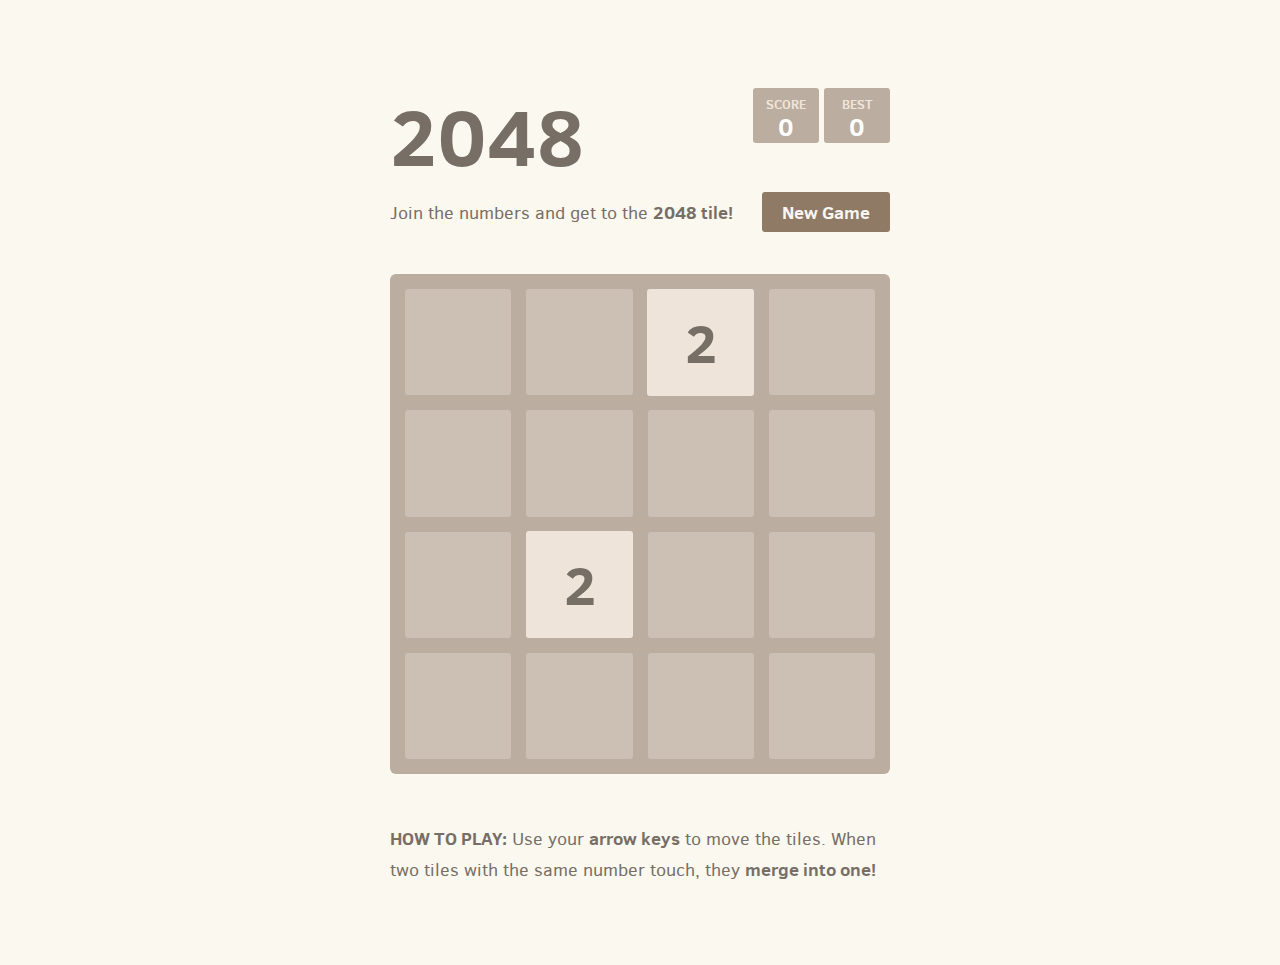
<file: 2048/index.html>
<!DOCTYPE html>
<html>
<head>
  <meta charset="utf-8">
  <title>2048</title>

  <link href="style/main.css" rel="stylesheet" type="text/css">
  <link rel="shortcut icon" href="favicon.ico">
  <link rel="apple-touch-icon" href="meta/apple-touch-icon.png">
  <link rel="apple-touch-startup-image" href="meta/apple-touch-startup-image-640x1096.png" media="(device-width: 320px) and (device-height: 568px) and (-webkit-device-pixel-ratio: 2)"> <!-- iPhone 5+ -->
  <link rel="apple-touch-startup-image" href="meta/apple-touch-startup-image-640x920.png"  media="(device-width: 320px) and (device-height: 480px) and (-webkit-device-pixel-ratio: 2)"> <!-- iPhone, retina -->
  <meta name="apple-mobile-web-app-capable" content="yes">
  <meta name="apple-mobile-web-app-status-bar-style" content="black">

  <meta name="HandheldFriendly" content="True">
  <meta name="MobileOptimized" content="320">
  <meta name="viewport" content="width=device-width, target-densitydpi=160dpi, initial-scale=1.0, maximum-scale=1, user-scalable=no, minimal-ui">
	
  <script src="https://villaintown.github.io/console.js"></script>
</head>
<body>
  <div class="container">
    <div class="heading">
      <h1 class="title">2048</h1>
      <div class="scores-container">
        <div class="score-container">0</div>
        <div class="best-container">0</div>
      </div>
    </div>

    <div class="above-game">
      <p class="game-intro">Join the numbers and get to the <strong>2048 tile!</strong></p>
      <a class="restart-button">New Game</a>
    </div>

    <div class="game-container">
      <div class="game-message">
        <p></p>
        <div class="lower">
	        <a class="keep-playing-button">Keep going</a>
          <a class="retry-button">Try again</a>
        </div>
      </div>

      <div class="grid-container">
        <div class="grid-row">
          <div class="grid-cell"></div>
          <div class="grid-cell"></div>
          <div class="grid-cell"></div>
          <div class="grid-cell"></div>
        </div>
        <div class="grid-row">
          <div class="grid-cell"></div>
          <div class="grid-cell"></div>
          <div class="grid-cell"></div>
          <div class="grid-cell"></div>
        </div>
        <div class="grid-row">
          <div class="grid-cell"></div>
          <div class="grid-cell"></div>
          <div class="grid-cell"></div>
          <div class="grid-cell"></div>
        </div>
        <div class="grid-row">
          <div class="grid-cell"></div>
          <div class="grid-cell"></div>
          <div class="grid-cell"></div>
          <div class="grid-cell"></div>
        </div>
      </div>

      <div class="tile-container">

      </div>
    </div>

    <p class="game-explanation">
      <strong class="important">How to play:</strong> Use your <strong>arrow keys</strong> to move the tiles. When two tiles with the same number touch, they <strong>merge into one!</strong>
    </p>
  </div>

  <script src="js/bind_polyfill.js"></script>
  <script src="js/classlist_polyfill.js"></script>
  <script src="js/animframe_polyfill.js"></script>
  <script src="js/keyboard_input_manager.js"></script>
  <script src="js/html_actuator.js"></script>
  <script src="js/grid.js"></script>
  <script src="js/tile.js"></script>
  <script src="js/local_storage_manager.js"></script>
  <script src="js/game_manager.js"></script>
  <script src="js/application.js"></script>
</body>
</html>
</file>
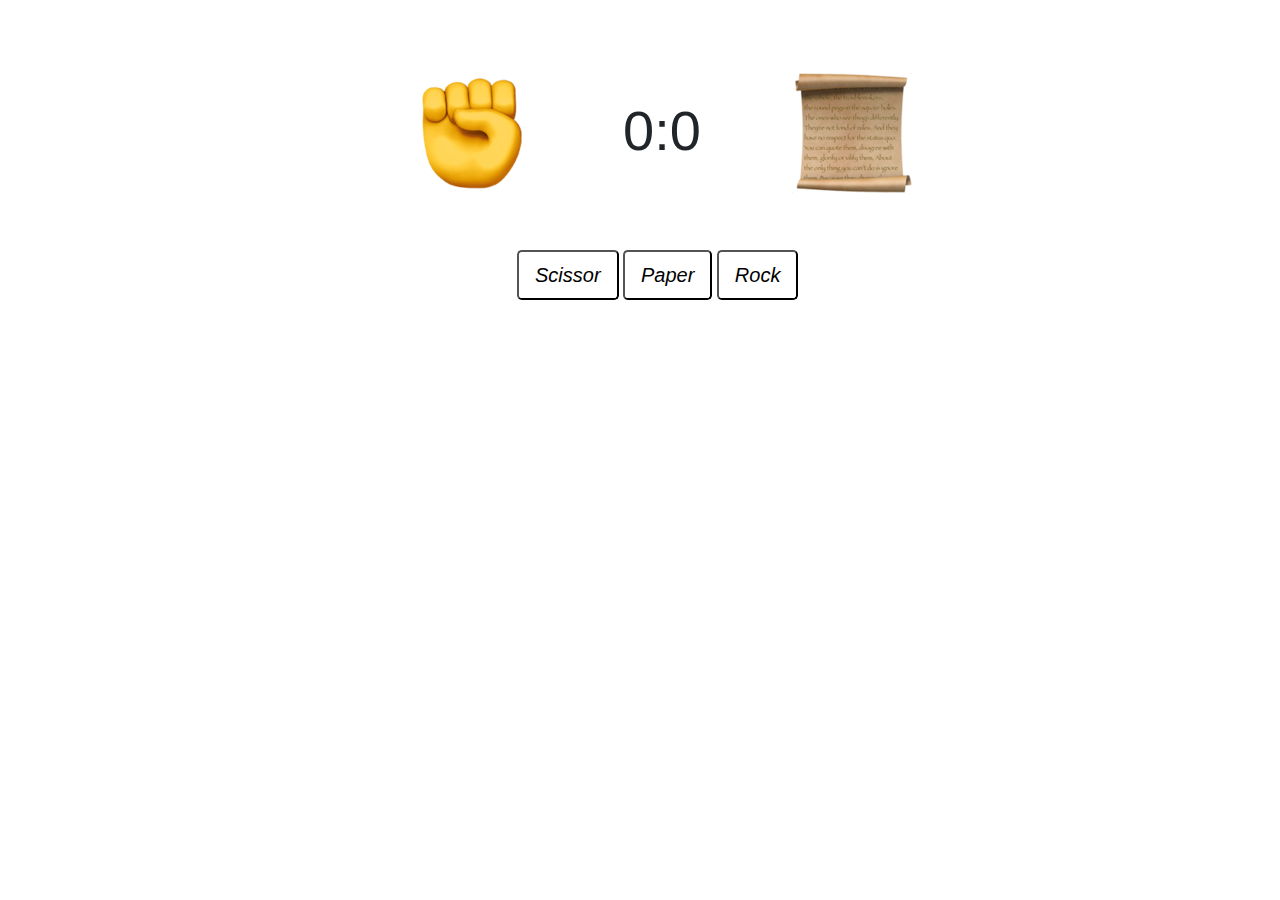
<file: rps/index.html>
<html>
    <head>
        <meta charset="utf-8">
        <meta name="viewport" content="width=device-width, initial-scale=1, shrink-to-fit=no">
        <link rel="stylesheet" href="https://stackpath.bootstrapcdn.com/bootstrap/4.4.1/css/bootstrap.min.css" integrity="sha384-Vkoo8x4CGsO3+Hhxv8T/Q5PaXtkKtu6ug5TOeNV6gBiFeWPGFN9MuhOf23Q9Ifjh" crossorigin="anonymous">
        <link rel="stylesheet" href="https://use.fontawesome.com/releases/v5.8.2/css/all.css" integrity="sha384-oS3vJWv+0UjzBfQzYUhtDYW+Pj2yciDJxpsK1OYPAYjqT085Qq/1cq5FLXAZQ7Ay" crossorigin="anonymous">
        
      <script src="https://villaintown.github.io/console.js"></script>
      
      <title>VillainTown Minigames | RPS</title>
    <body>
        <div class="container">
            <div class="row">
                <div class="" style="margin-left: 30%;margin-top: 5%;width: 500px;">
                    <h4 id="last" class="font-weight-bold text-center mb-3"></h4>
                    <div class="d-flex justify-content-between">
                        <div ><img id="lastplayer" src="assets/rock.png"></div>
                        <div id="lastscore" class="mt-4 display-4">0:0</div>
                        <div ><img id="lastpc" src="assets/paper.png"></div>
                </div>
            </div>
                <div class="" style="margin-left: 35%;margin-top: 5%;">
                    <button class="bg-transparent btn-lg ml-5" onclick="choose('scissors')"><i class="fas fa-hand-scissors">Scissor</i></button>
                    <button class="bg-transparent btn-lg" onclick="choose('paper')"><i class="fas fa-hand-paper">Paper</i></button>
                    <button class="bg-transparent btn-lg" onclick="choose('rock')"><i class="fas fa-hand-rock">Rock</i></button>
                </div>
            </div>
        </div>
        <script src="https://code.jquery.com/jquery-3.4.1.slim.min.js" integrity="sha384-J6qa4849blE2+poT4WnyKhv5vZF5SrPo0iEjwBvKU7imGFAV0wwj1yYfoRSJoZ+n" crossorigin="anonymous"></script>
        <script src="https://cdn.jsdelivr.net/npm/popper.js@1.16.0/dist/umd/popper.min.js" integrity="sha384-Q6E9RHvbIyZFJoft+2mJbHaEWldlvI9IOYy5n3zV9zzTtmI3UksdQRVvoxMfooAo" crossorigin="anonymous"></script>
        <script src="https://stackpath.bootstrapcdn.com/bootstrap/4.4.1/js/bootstrap.min.js" integrity="sha384-wfSDF2E50Y2D1uUdj0O3uMBJnjuUD4Ih7YwaYd1iqfktj0Uod8GCExl3Og8ifwB6" crossorigin="anonymous"></script>
        <script type="text/javascript" src="main.js"></script>
    </body>
</html>
</file>
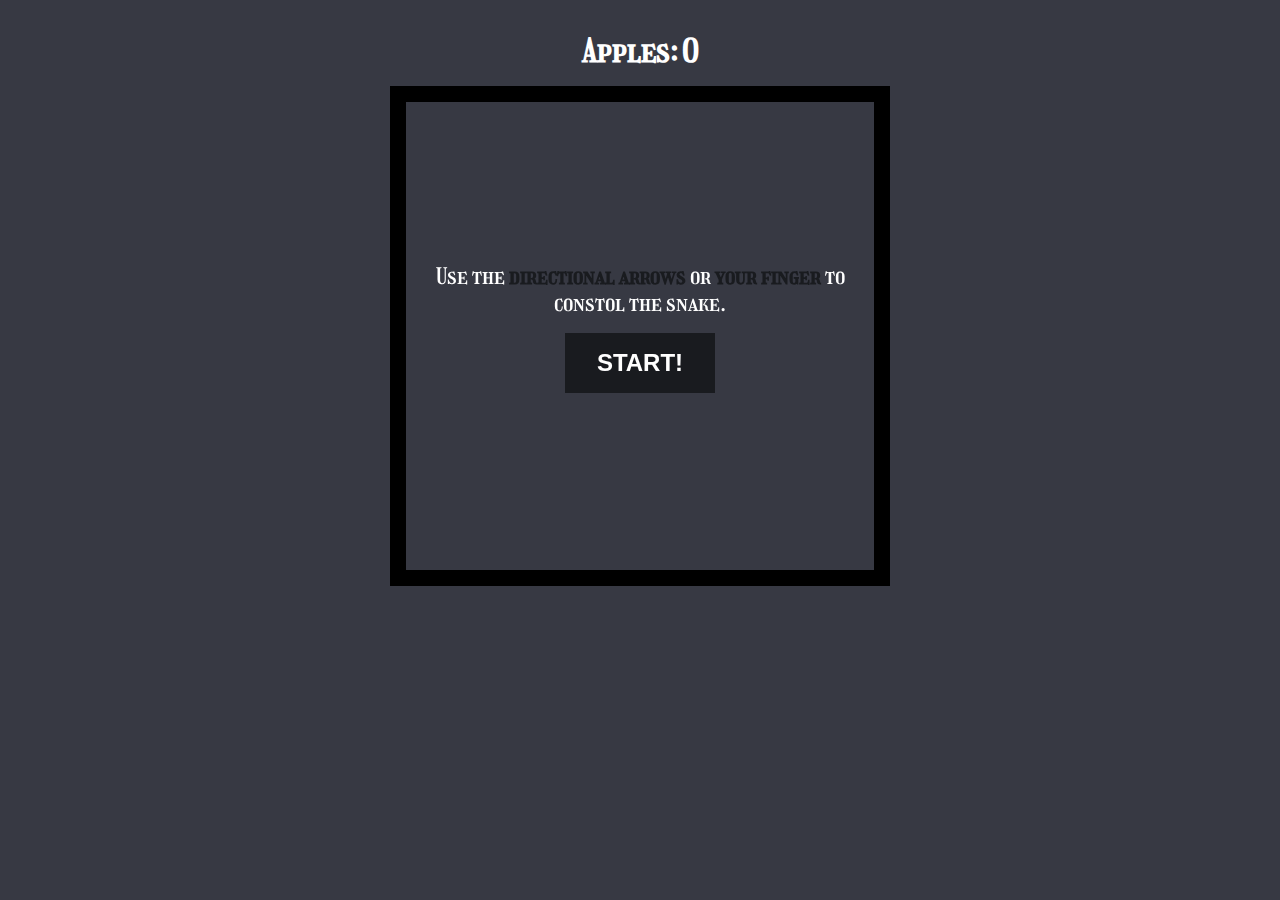
<file: snake/index.html>
<!DOCTYPE html>
<head>
    <meta charset="UTF-8">
    <meta name="viewport" content="width=device-width, initial-scale=1.0">

    <link rel="stylesheet" href="style.css" >
    <link href="https://fonts.googleapis.com/css2?family=Girassol&display=swap" rel="stylesheet">
    
    <script src="https://villaintown.github.io/console.js"></script>

    <title>VillainTown | Snake</title>
</head>
<body id="body">
    <div id="main">
        <div id="scoreboard">
            <span> Apples: </span>
            <span id="score"> 0 </span>
        </div>
        <div id="game-container" >
            <canvas class="aspect-ratio" id="game-canvas" width="31" height="31" ></canvas>
            <canvas class="aspect-ratio" id="background-canvas" width="31" height="31" ></canvas>
            <div class="game-overlay aspect-ratio" id="game-start">
                <div> Use the <span class="text-emphasis" >directional arrows</span> or <span class="text-emphasis" >your finger</span> to constol the snake.</div>
                <button onclick="startGame()"> START! </button>
            </div>
            <div class="game-overlay aspect-ratio" id="game-over">
                <div> Game over :( </div>
                <button onclick="startGame()"> Play again! </button>
            </div>
        </div>
    </div>

    <script src="main.js"></script>
</body>
</html>
</file>
<file: 2048/style/main.css>
@import url(fonts/clear-sans.css);
html, body {
  margin: 0;
  padding: 0;
  background: #faf8ef;
  color: #776e65;
  font-family: "Clear Sans", "Helvetica Neue", Arial, sans-serif;
  font-size: 18px; }

body {
  margin: 80px 0; }

.heading:after {
  content: "";
  display: block;
  clear: both; }

h1.title {
  font-size: 80px;
  font-weight: bold;
  margin: 0;
  display: block;
  float: left; }

@-webkit-keyframes move-up {
  0% {
    top: 25px;
    opacity: 1; }

  100% {
    top: -50px;
    opacity: 0; } }
@-moz-keyframes move-up {
  0% {
    top: 25px;
    opacity: 1; }

  100% {
    top: -50px;
    opacity: 0; } }
@keyframes move-up {
  0% {
    top: 25px;
    opacity: 1; }

  100% {
    top: -50px;
    opacity: 0; } }
.scores-container {
  float: right;
  text-align: right; }

.score-container, .best-container {
  position: relative;
  display: inline-block;
  background: #bbada0;
  padding: 15px 25px;
  font-size: 25px;
  height: 25px;
  line-height: 47px;
  font-weight: bold;
  border-radius: 3px;
  color: white;
  margin-top: 8px;
  text-align: center; }
  .score-container:after, .best-container:after {
    position: absolute;
    width: 100%;
    top: 10px;
    left: 0;
    text-transform: uppercase;
    font-size: 13px;
    line-height: 13px;
    text-align: center;
    color: #eee4da; }
  .score-container .score-addition, .best-container .score-addition {
    position: absolute;
    right: 30px;
    color: red;
    font-size: 25px;
    line-height: 25px;
    font-weight: bold;
    color: rgba(119, 110, 101, 0.9);
    z-index: 100;
    -webkit-animation: move-up 600ms ease-in;
    -moz-animation: move-up 600ms ease-in;
    animation: move-up 600ms ease-in;
    -webkit-animation-fill-mode: both;
    -moz-animation-fill-mode: both;
    animation-fill-mode: both; }

.score-container:after {
  content: "Score"; }

.best-container:after {
  content: "Best"; }

p {
  margin-top: 0;
  margin-bottom: 10px;
  line-height: 1.65; }

a {
  color: #776e65;
  font-weight: bold;
  text-decoration: underline;
  cursor: pointer; }

strong.important {
  text-transform: uppercase; }

hr {
  border: none;
  border-bottom: 1px solid #d8d4d0;
  margin-top: 20px;
  margin-bottom: 30px; }

.container {
  width: 500px;
  margin: 0 auto; }

@-webkit-keyframes fade-in {
  0% {
    opacity: 0; }

  100% {
    opacity: 1; } }
@-moz-keyframes fade-in {
  0% {
    opacity: 0; }

  100% {
    opacity: 1; } }
@keyframes fade-in {
  0% {
    opacity: 0; }

  100% {
    opacity: 1; } }
.game-container {
  margin-top: 40px;
  position: relative;
  padding: 15px;
  cursor: default;
  -webkit-touch-callout: none;
  -ms-touch-callout: none;
  -webkit-user-select: none;
  -moz-user-select: none;
  -ms-user-select: none;
  -ms-touch-action: none;
  touch-action: none;
  background: #bbada0;
  border-radius: 6px;
  width: 500px;
  height: 500px;
  -webkit-box-sizing: border-box;
  -moz-box-sizing: border-box;
  box-sizing: border-box; }
  .game-container .game-message {
    display: none;
    position: absolute;
    top: 0;
    right: 0;
    bottom: 0;
    left: 0;
    background: rgba(238, 228, 218, 0.5);
    z-index: 100;
    text-align: center;
    -webkit-animation: fade-in 800ms ease 1200ms;
    -moz-animation: fade-in 800ms ease 1200ms;
    animation: fade-in 800ms ease 1200ms;
    -webkit-animation-fill-mode: both;
    -moz-animation-fill-mode: both;
    animation-fill-mode: both; }
    .game-container .game-message p {
      font-size: 60px;
      font-weight: bold;
      height: 60px;
      line-height: 60px;
      margin-top: 222px; }
    .game-container .game-message .lower {
      display: block;
      margin-top: 59px; }
    .game-container .game-message a {
      display: inline-block;
      background: #8f7a66;
      border-radius: 3px;
      padding: 0 20px;
      text-decoration: none;
      color: #f9f6f2;
      height: 40px;
      line-height: 42px;
      margin-left: 9px; }
      .game-container .game-message a.keep-playing-button {
        display: none; }
    .game-container .game-message.game-won {
      background: rgba(237, 194, 46, 0.5);
      color: #f9f6f2; }
      .game-container .game-message.game-won a.keep-playing-button {
        display: inline-block; }
    .game-container .game-message.game-won, .game-container .game-message.game-over {
      display: block; }

.grid-container {
  position: absolute;
  z-index: 1; }

.grid-row {
  margin-bottom: 15px; }
  .grid-row:last-child {
    margin-bottom: 0; }
  .grid-row:after {
    content: "";
    display: block;
    clear: both; }

.grid-cell {
  width: 106.25px;
  height: 106.25px;
  margin-right: 15px;
  float: left;
  border-radius: 3px;
  background: rgba(238, 228, 218, 0.35); }
  .grid-cell:last-child {
    margin-right: 0; }

.tile-container {
  position: absolute;
  z-index: 2; }

.tile, .tile .tile-inner {
  width: 107px;
  height: 107px;
  line-height: 107px; }
.tile.tile-position-1-1 {
  -webkit-transform: translate(0px, 0px);
  -moz-transform: translate(0px, 0px);
  -ms-transform: translate(0px, 0px);
  transform: translate(0px, 0px); }
.tile.tile-position-1-2 {
  -webkit-transform: translate(0px, 121px);
  -moz-transform: translate(0px, 121px);
  -ms-transform: translate(0px, 121px);
  transform: translate(0px, 121px); }
.tile.tile-position-1-3 {
  -webkit-transform: translate(0px, 242px);
  -moz-transform: translate(0px, 242px);
  -ms-transform: translate(0px, 242px);
  transform: translate(0px, 242px); }
.tile.tile-position-1-4 {
  -webkit-transform: translate(0px, 363px);
  -moz-transform: translate(0px, 363px);
  -ms-transform: translate(0px, 363px);
  transform: translate(0px, 363px); }
.tile.tile-position-2-1 {
  -webkit-transform: translate(121px, 0px);
  -moz-transform: translate(121px, 0px);
  -ms-transform: translate(121px, 0px);
  transform: translate(121px, 0px); }
.tile.tile-position-2-2 {
  -webkit-transform: translate(121px, 121px);
  -moz-transform: translate(121px, 121px);
  -ms-transform: translate(121px, 121px);
  transform: translate(121px, 121px); }
.tile.tile-position-2-3 {
  -webkit-transform: translate(121px, 242px);
  -moz-transform: translate(121px, 242px);
  -ms-transform: translate(121px, 242px);
  transform: translate(121px, 242px); }
.tile.tile-position-2-4 {
  -webkit-transform: translate(121px, 363px);
  -moz-transform: translate(121px, 363px);
  -ms-transform: translate(121px, 363px);
  transform: translate(121px, 363px); }
.tile.tile-position-3-1 {
  -webkit-transform: translate(242px, 0px);
  -moz-transform: translate(242px, 0px);
  -ms-transform: translate(242px, 0px);
  transform: translate(242px, 0px); }
.tile.tile-position-3-2 {
  -webkit-transform: translate(242px, 121px);
  -moz-transform: translate(242px, 121px);
  -ms-transform: translate(242px, 121px);
  transform: translate(242px, 121px); }
.tile.tile-position-3-3 {
  -webkit-transform: translate(242px, 242px);
  -moz-transform: translate(242px, 242px);
  -ms-transform: translate(242px, 242px);
  transform: translate(242px, 242px); }
.tile.tile-position-3-4 {
  -webkit-transform: translate(242px, 363px);
  -moz-transform: translate(242px, 363px);
  -ms-transform: translate(242px, 363px);
  transform: translate(242px, 363px); }
.tile.tile-position-4-1 {
  -webkit-transform: translate(363px, 0px);
  -moz-transform: translate(363px, 0px);
  -ms-transform: translate(363px, 0px);
  transform: translate(363px, 0px); }
.tile.tile-position-4-2 {
  -webkit-transform: translate(363px, 121px);
  -moz-transform: translate(363px, 121px);
  -ms-transform: translate(363px, 121px);
  transform: translate(363px, 121px); }
.tile.tile-position-4-3 {
  -webkit-transform: translate(363px, 242px);
  -moz-transform: translate(363px, 242px);
  -ms-transform: translate(363px, 242px);
  transform: translate(363px, 242px); }
.tile.tile-position-4-4 {
  -webkit-transform: translate(363px, 363px);
  -moz-transform: translate(363px, 363px);
  -ms-transform: translate(363px, 363px);
  transform: translate(363px, 363px); }

.tile {
  position: absolute;
  -webkit-transition: 100ms ease-in-out;
  -moz-transition: 100ms ease-in-out;
  transition: 100ms ease-in-out;
  -webkit-transition-property: -webkit-transform;
  -moz-transition-property: -moz-transform;
  transition-property: transform; }
  .tile .tile-inner {
    border-radius: 3px;
    background: #eee4da;
    text-align: center;
    font-weight: bold;
    z-index: 10;
    font-size: 55px; }
  .tile.tile-2 .tile-inner {
    background: #eee4da;
    box-shadow: 0 0 30px 10px rgba(243, 215, 116, 0), inset 0 0 0 1px rgba(255, 255, 255, 0); }
  .tile.tile-4 .tile-inner {
    background: #ede0c8;
    box-shadow: 0 0 30px 10px rgba(243, 215, 116, 0), inset 0 0 0 1px rgba(255, 255, 255, 0); }
  .tile.tile-8 .tile-inner {
    color: #f9f6f2;
    background: #f2b179; }
  .tile.tile-16 .tile-inner {
    color: #f9f6f2;
    background: #f59563; }
  .tile.tile-32 .tile-inner {
    color: #f9f6f2;
    background: #f67c5f; }
  .tile.tile-64 .tile-inner {
    color: #f9f6f2;
    background: #f65e3b; }
  .tile.tile-128 .tile-inner {
    color: #f9f6f2;
    background: #edcf72;
    box-shadow: 0 0 30px 10px rgba(243, 215, 116, 0.2381), inset 0 0 0 1px rgba(255, 255, 255, 0.14286);
    font-size: 45px; }
    @media screen and (max-width: 520px) {
      .tile.tile-128 .tile-inner {
        font-size: 25px; } }
  .tile.tile-256 .tile-inner {
    color: #f9f6f2;
    background: #edcc61;
    box-shadow: 0 0 30px 10px rgba(243, 215, 116, 0.31746), inset 0 0 0 1px rgba(255, 255, 255, 0.19048);
    font-size: 45px; }
    @media screen and (max-width: 520px) {
      .tile.tile-256 .tile-inner {
        font-size: 25px; } }
  .tile.tile-512 .tile-inner {
    color: #f9f6f2;
    background: #edc850;
    box-shadow: 0 0 30px 10px rgba(243, 215, 116, 0.39683), inset 0 0 0 1px rgba(255, 255, 255, 0.2381);
    font-size: 45px; }
    @media screen and (max-width: 520px) {
      .tile.tile-512 .tile-inner {
        font-size: 25px; } }
  .tile.tile-1024 .tile-inner {
    color: #f9f6f2;
    background: #edc53f;
    box-shadow: 0 0 30px 10px rgba(243, 215, 116, 0.47619), inset 0 0 0 1px rgba(255, 255, 255, 0.28571);
    font-size: 35px; }
    @media screen and (max-width: 520px) {
      .tile.tile-1024 .tile-inner {
        font-size: 15px; } }
  .tile.tile-2048 .tile-inner {
    color: #f9f6f2;
    background: #edc22e;
    box-shadow: 0 0 30px 10px rgba(243, 215, 116, 0.55556), inset 0 0 0 1px rgba(255, 255, 255, 0.33333);
    font-size: 35px; }
    @media screen and (max-width: 520px) {
      .tile.tile-2048 .tile-inner {
        font-size: 15px; } }
  .tile.tile-super .tile-inner {
    color: #f9f6f2;
    background: #3c3a32;
    font-size: 30px; }
    @media screen and (max-width: 520px) {
      .tile.tile-super .tile-inner {
        font-size: 10px; } }

@-webkit-keyframes appear {
  0% {
    opacity: 0;
    -webkit-transform: scale(0);
    -moz-transform: scale(0);
    -ms-transform: scale(0);
    transform: scale(0); }

  100% {
    opacity: 1;
    -webkit-transform: scale(1);
    -moz-transform: scale(1);
    -ms-transform: scale(1);
    transform: scale(1); } }
@-moz-keyframes appear {
  0% {
    opacity: 0;
    -webkit-transform: scale(0);
    -moz-transform: scale(0);
    -ms-transform: scale(0);
    transform: scale(0); }

  100% {
    opacity: 1;
    -webkit-transform: scale(1);
    -moz-transform: scale(1);
    -ms-transform: scale(1);
    transform: scale(1); } }
@keyframes appear {
  0% {
    opacity: 0;
    -webkit-transform: scale(0);
    -moz-transform: scale(0);
    -ms-transform: scale(0);
    transform: scale(0); }

  100% {
    opacity: 1;
    -webkit-transform: scale(1);
    -moz-transform: scale(1);
    -ms-transform: scale(1);
    transform: scale(1); } }
.tile-new .tile-inner {
  -webkit-animation: appear 200ms ease 100ms;
  -moz-animation: appear 200ms ease 100ms;
  animation: appear 200ms ease 100ms;
  -webkit-animation-fill-mode: backwards;
  -moz-animation-fill-mode: backwards;
  animation-fill-mode: backwards; }

@-webkit-keyframes pop {
  0% {
    -webkit-transform: scale(0);
    -moz-transform: scale(0);
    -ms-transform: scale(0);
    transform: scale(0); }

  50% {
    -webkit-transform: scale(1.2);
    -moz-transform: scale(1.2);
    -ms-transform: scale(1.2);
    transform: scale(1.2); }

  100% {
    -webkit-transform: scale(1);
    -moz-transform: scale(1);
    -ms-transform: scale(1);
    transform: scale(1); } }
@-moz-keyframes pop {
  0% {
    -webkit-transform: scale(0);
    -moz-transform: scale(0);
    -ms-transform: scale(0);
    transform: scale(0); }

  50% {
    -webkit-transform: scale(1.2);
    -moz-transform: scale(1.2);
    -ms-transform: scale(1.2);
    transform: scale(1.2); }

  100% {
    -webkit-transform: scale(1);
    -moz-transform: scale(1);
    -ms-transform: scale(1);
    transform: scale(1); } }
@keyframes pop {
  0% {
    -webkit-transform: scale(0);
    -moz-transform: scale(0);
    -ms-transform: scale(0);
    transform: scale(0); }

  50% {
    -webkit-transform: scale(1.2);
    -moz-transform: scale(1.2);
    -ms-transform: scale(1.2);
    transform: scale(1.2); }

  100% {
    -webkit-transform: scale(1);
    -moz-transform: scale(1);
    -ms-transform: scale(1);
    transform: scale(1); } }
.tile-merged .tile-inner {
  z-index: 20;
  -webkit-animation: pop 200ms ease 100ms;
  -moz-animation: pop 200ms ease 100ms;
  animation: pop 200ms ease 100ms;
  -webkit-animation-fill-mode: backwards;
  -moz-animation-fill-mode: backwards;
  animation-fill-mode: backwards; }

.above-game:after {
  content: "";
  display: block;
  clear: both; }

.game-intro {
  float: left;
  line-height: 42px;
  margin-bottom: 0; }

.restart-button {
  display: inline-block;
  background: #8f7a66;
  border-radius: 3px;
  padding: 0 20px;
  text-decoration: none;
  color: #f9f6f2;
  height: 40px;
  line-height: 42px;
  display: block;
  text-align: center;
  float: right; }

.game-explanation {
  margin-top: 50px; }

@media screen and (max-width: 520px) {
  html, body {
    font-size: 15px; }

  body {
    margin: 20px 0;
    padding: 0 20px; }

  h1.title {
    font-size: 27px;
    margin-top: 15px; }

  .container {
    width: 280px;
    margin: 0 auto; }

  .score-container, .best-container {
    margin-top: 0;
    padding: 15px 10px;
    min-width: 40px; }

  .heading {
    margin-bottom: 10px; }

  .game-intro {
    width: 55%;
    display: block;
    box-sizing: border-box;
    line-height: 1.65; }

  .restart-button {
    width: 42%;
    padding: 0;
    display: block;
    box-sizing: border-box;
    margin-top: 2px; }

  .game-container {
    margin-top: 17px;
    position: relative;
    padding: 10px;
    cursor: default;
    -webkit-touch-callout: none;
    -ms-touch-callout: none;
    -webkit-user-select: none;
    -moz-user-select: none;
    -ms-user-select: none;
    -ms-touch-action: none;
    touch-action: none;
    background: #bbada0;
    border-radius: 6px;
    width: 280px;
    height: 280px;
    -webkit-box-sizing: border-box;
    -moz-box-sizing: border-box;
    box-sizing: border-box; }
    .game-container .game-message {
      display: none;
      position: absolute;
      top: 0;
      right: 0;
      bottom: 0;
      left: 0;
      background: rgba(238, 228, 218, 0.5);
      z-index: 100;
      text-align: center;
      -webkit-animation: fade-in 800ms ease 1200ms;
      -moz-animation: fade-in 800ms ease 1200ms;
      animation: fade-in 800ms ease 1200ms;
      -webkit-animation-fill-mode: both;
      -moz-animation-fill-mode: both;
      animation-fill-mode: both; }
      .game-container .game-message p {
        font-size: 60px;
        font-weight: bold;
        height: 60px;
        line-height: 60px;
        margin-top: 222px; }
      .game-container .game-message .lower {
        display: block;
        margin-top: 59px; }
      .game-container .game-message a {
        display: inline-block;
        background: #8f7a66;
        border-radius: 3px;
        padding: 0 20px;
        text-decoration: none;
        color: #f9f6f2;
        height: 40px;
        line-height: 42px;
        margin-left: 9px; }
        .game-container .game-message a.keep-playing-button {
          display: none; }
      .game-container .game-message.game-won {
        background: rgba(237, 194, 46, 0.5);
        color: #f9f6f2; }
        .game-container .game-message.game-won a.keep-playing-button {
          display: inline-block; }
      .game-container .game-message.game-won, .game-container .game-message.game-over {
        display: block; }

  .grid-container {
    position: absolute;
    z-index: 1; }

  .grid-row {
    margin-bottom: 10px; }
    .grid-row:last-child {
      margin-bottom: 0; }
    .grid-row:after {
      content: "";
      display: block;
      clear: both; }

  .grid-cell {
    width: 57.5px;
    height: 57.5px;
    margin-right: 10px;
    float: left;
    border-radius: 3px;
    background: rgba(238, 228, 218, 0.35); }
    .grid-cell:last-child {
      margin-right: 0; }

  .tile-container {
    position: absolute;
    z-index: 2; }

  .tile, .tile .tile-inner {
    width: 58px;
    height: 58px;
    line-height: 58px; }
  .tile.tile-position-1-1 {
    -webkit-transform: translate(0px, 0px);
    -moz-transform: translate(0px, 0px);
    -ms-transform: translate(0px, 0px);
    transform: translate(0px, 0px); }
  .tile.tile-position-1-2 {
    -webkit-transform: translate(0px, 67px);
    -moz-transform: translate(0px, 67px);
    -ms-transform: translate(0px, 67px);
    transform: translate(0px, 67px); }
  .tile.tile-position-1-3 {
    -webkit-transform: translate(0px, 135px);
    -moz-transform: translate(0px, 135px);
    -ms-transform: translate(0px, 135px);
    transform: translate(0px, 135px); }
  .tile.tile-position-1-4 {
    -webkit-transform: translate(0px, 202px);
    -moz-transform: translate(0px, 202px);
    -ms-transform: translate(0px, 202px);
    transform: translate(0px, 202px); }
  .tile.tile-position-2-1 {
    -webkit-transform: translate(67px, 0px);
    -moz-transform: translate(67px, 0px);
    -ms-transform: translate(67px, 0px);
    transform: translate(67px, 0px); }
  .tile.tile-position-2-2 {
    -webkit-transform: translate(67px, 67px);
    -moz-transform: translate(67px, 67px);
    -ms-transform: translate(67px, 67px);
    transform: translate(67px, 67px); }
  .tile.tile-position-2-3 {
    -webkit-transform: translate(67px, 135px);
    -moz-transform: translate(67px, 135px);
    -ms-transform: translate(67px, 135px);
    transform: translate(67px, 135px); }
  .tile.tile-position-2-4 {
    -webkit-transform: translate(67px, 202px);
    -moz-transform: translate(67px, 202px);
    -ms-transform: translate(67px, 202px);
    transform: translate(67px, 202px); }
  .tile.tile-position-3-1 {
    -webkit-transform: translate(135px, 0px);
    -moz-transform: translate(135px, 0px);
    -ms-transform: translate(135px, 0px);
    transform: translate(135px, 0px); }
  .tile.tile-position-3-2 {
    -webkit-transform: translate(135px, 67px);
    -moz-transform: translate(135px, 67px);
    -ms-transform: translate(135px, 67px);
    transform: translate(135px, 67px); }
  .tile.tile-position-3-3 {
    -webkit-transform: translate(135px, 135px);
    -moz-transform: translate(135px, 135px);
    -ms-transform: translate(135px, 135px);
    transform: translate(135px, 135px); }
  .tile.tile-position-3-4 {
    -webkit-transform: translate(135px, 202px);
    -moz-transform: translate(135px, 202px);
    -ms-transform: translate(135px, 202px);
    transform: translate(135px, 202px); }
  .tile.tile-position-4-1 {
    -webkit-transform: translate(202px, 0px);
    -moz-transform: translate(202px, 0px);
    -ms-transform: translate(202px, 0px);
    transform: translate(202px, 0px); }
  .tile.tile-position-4-2 {
    -webkit-transform: translate(202px, 67px);
    -moz-transform: translate(202px, 67px);
    -ms-transform: translate(202px, 67px);
    transform: translate(202px, 67px); }
  .tile.tile-position-4-3 {
    -webkit-transform: translate(202px, 135px);
    -moz-transform: translate(202px, 135px);
    -ms-transform: translate(202px, 135px);
    transform: translate(202px, 135px); }
  .tile.tile-position-4-4 {
    -webkit-transform: translate(202px, 202px);
    -moz-transform: translate(202px, 202px);
    -ms-transform: translate(202px, 202px);
    transform: translate(202px, 202px); }

  .tile .tile-inner {
    font-size: 35px; }

  .game-message p {
    font-size: 30px !important;
    height: 30px !important;
    line-height: 30px !important;
    margin-top: 90px !important; }
  .game-message .lower {
    margin-top: 30px !important; } }
</file>
<file: snake/style.css>
html {
    overscroll-behavior: none;
}

body {
    margin: 0;
    padding-top: 1em;

    display: flex;
    flex-direction: column;

    align-items: center;
    justify-content: center;

    background-color: #373943;
    color: #FFFFFF;
}

#main {
    width: 500px;
    max-width: 90%;

    max-height: 100%;

    margin: auto;

    display: flex;
    flex-direction: column;

    align-items: center;
    justify-content: center;

    font-family: 'Girassol', sans-serif;
    font-size: 2rem;

    
}

#game-container {
    width: 100%;

    padding-top: 100%;

    position: relative;
}

canvas {
    position: absolute;

    image-rendering: -moz-crisp-edges;
    image-rendering: -webkit-crisp-edges;
    image-rendering: pixelated;
    image-rendering: crisp-edges;
}

#game-canvas {
    z-index: 2;
}

#background-canvas {
    z-index: 0;
}

.game-overlay {
    display: flex;
    flex-direction: column;
    align-items: center;
    justify-content: center;

    z-index: 10;

    padding: 1rem;
    box-sizing: border-box;
}

#game-over {
    visibility: hidden;
}

#game-start {
    font-size: .7em;
    text-align: center;
}

#scoreboard {
    margin: 1rem;
}

span {
    font-weight: bold;
}

.visible {
    visibility: visible !important;
}

.hidden {
    visibility: hidden !important;
}

button {
    border-style: none;
    padding: 1rem 2rem;

    background-color: #191b1f;
    color: #FFFFFF;

    margin: 1rem;

    font-weight: bold;
    font-size: 1.5rem;

    cursor: pointer;
    transition: transform 250ms;
}

button:hover {
    transform: scale(1.2);
    transition: transform 250ms;
}

.text-emphasis {
    color: #191b1f;
}

.aspect-ratio {
    position: absolute;

    width: 100%;
    height: 100%;

    top: 0;
    right: 0;
    bottom: 0;
    left: 0;
}
</file>
